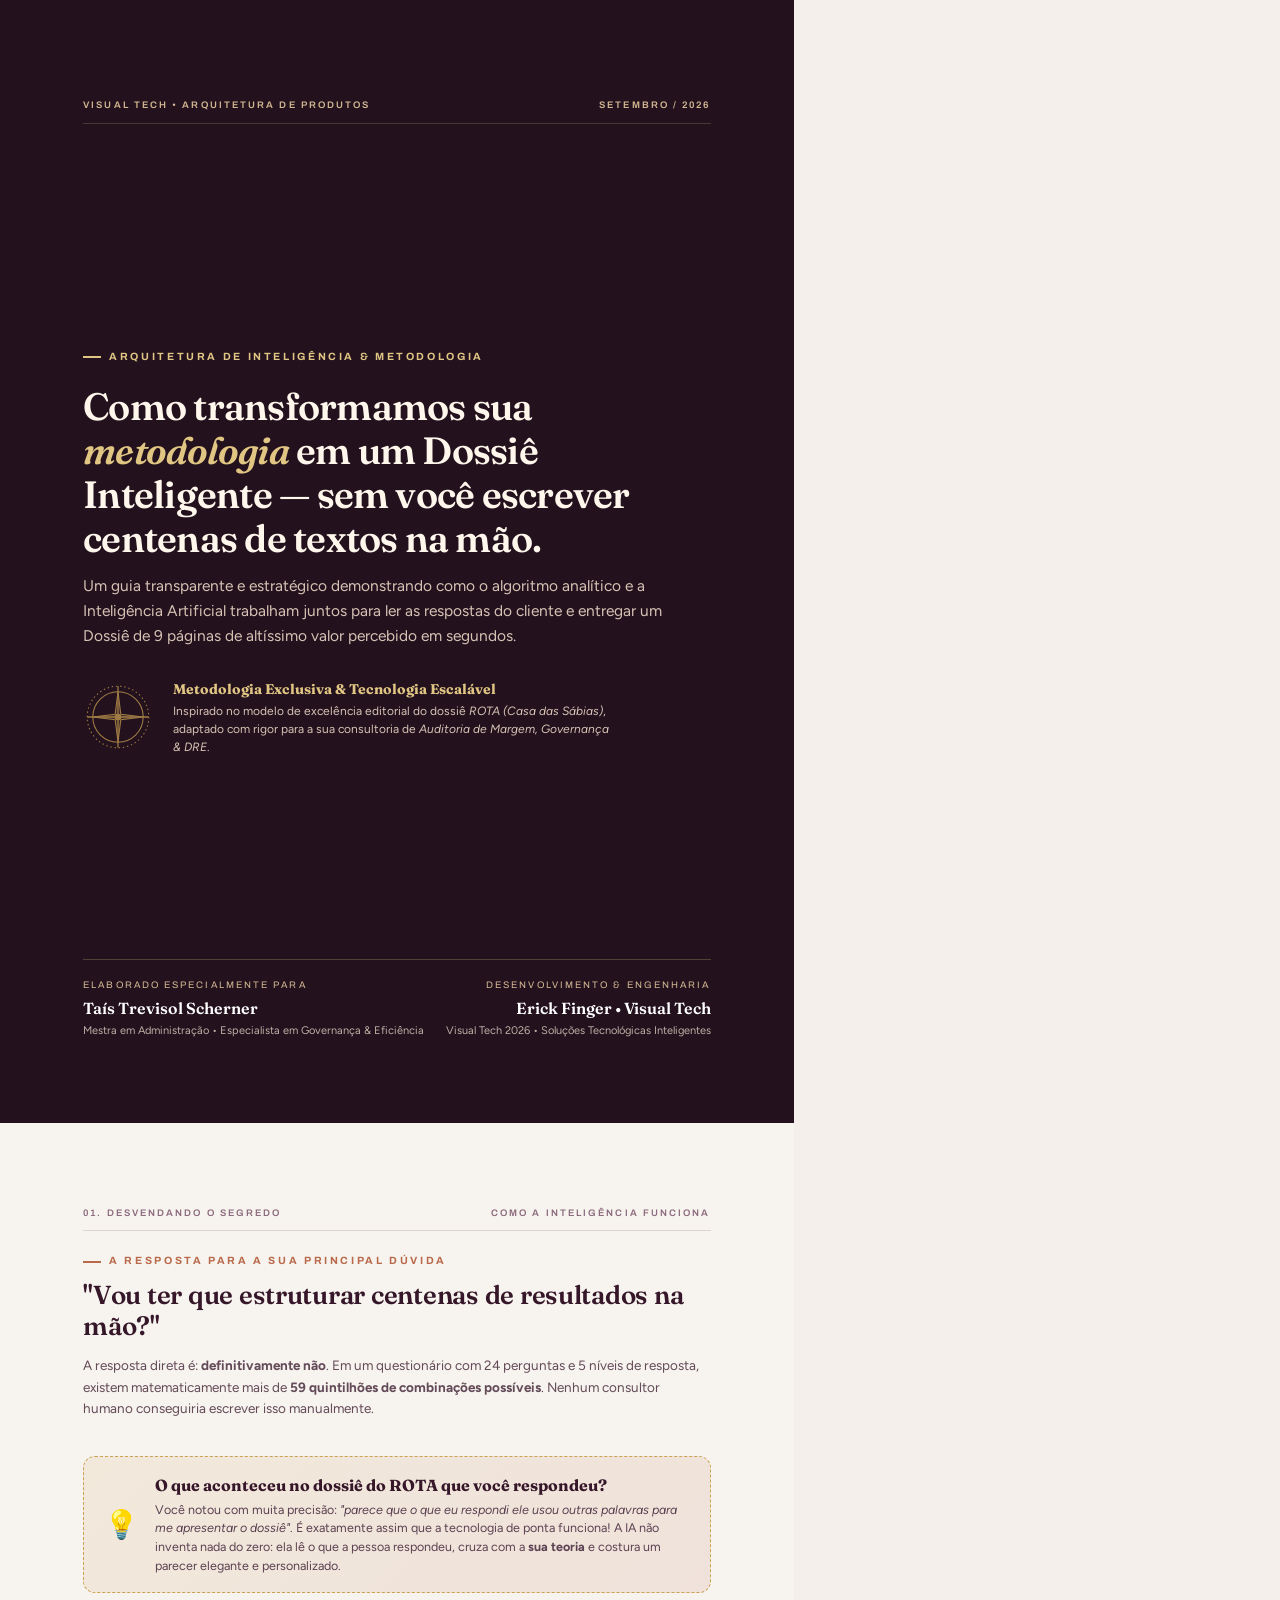
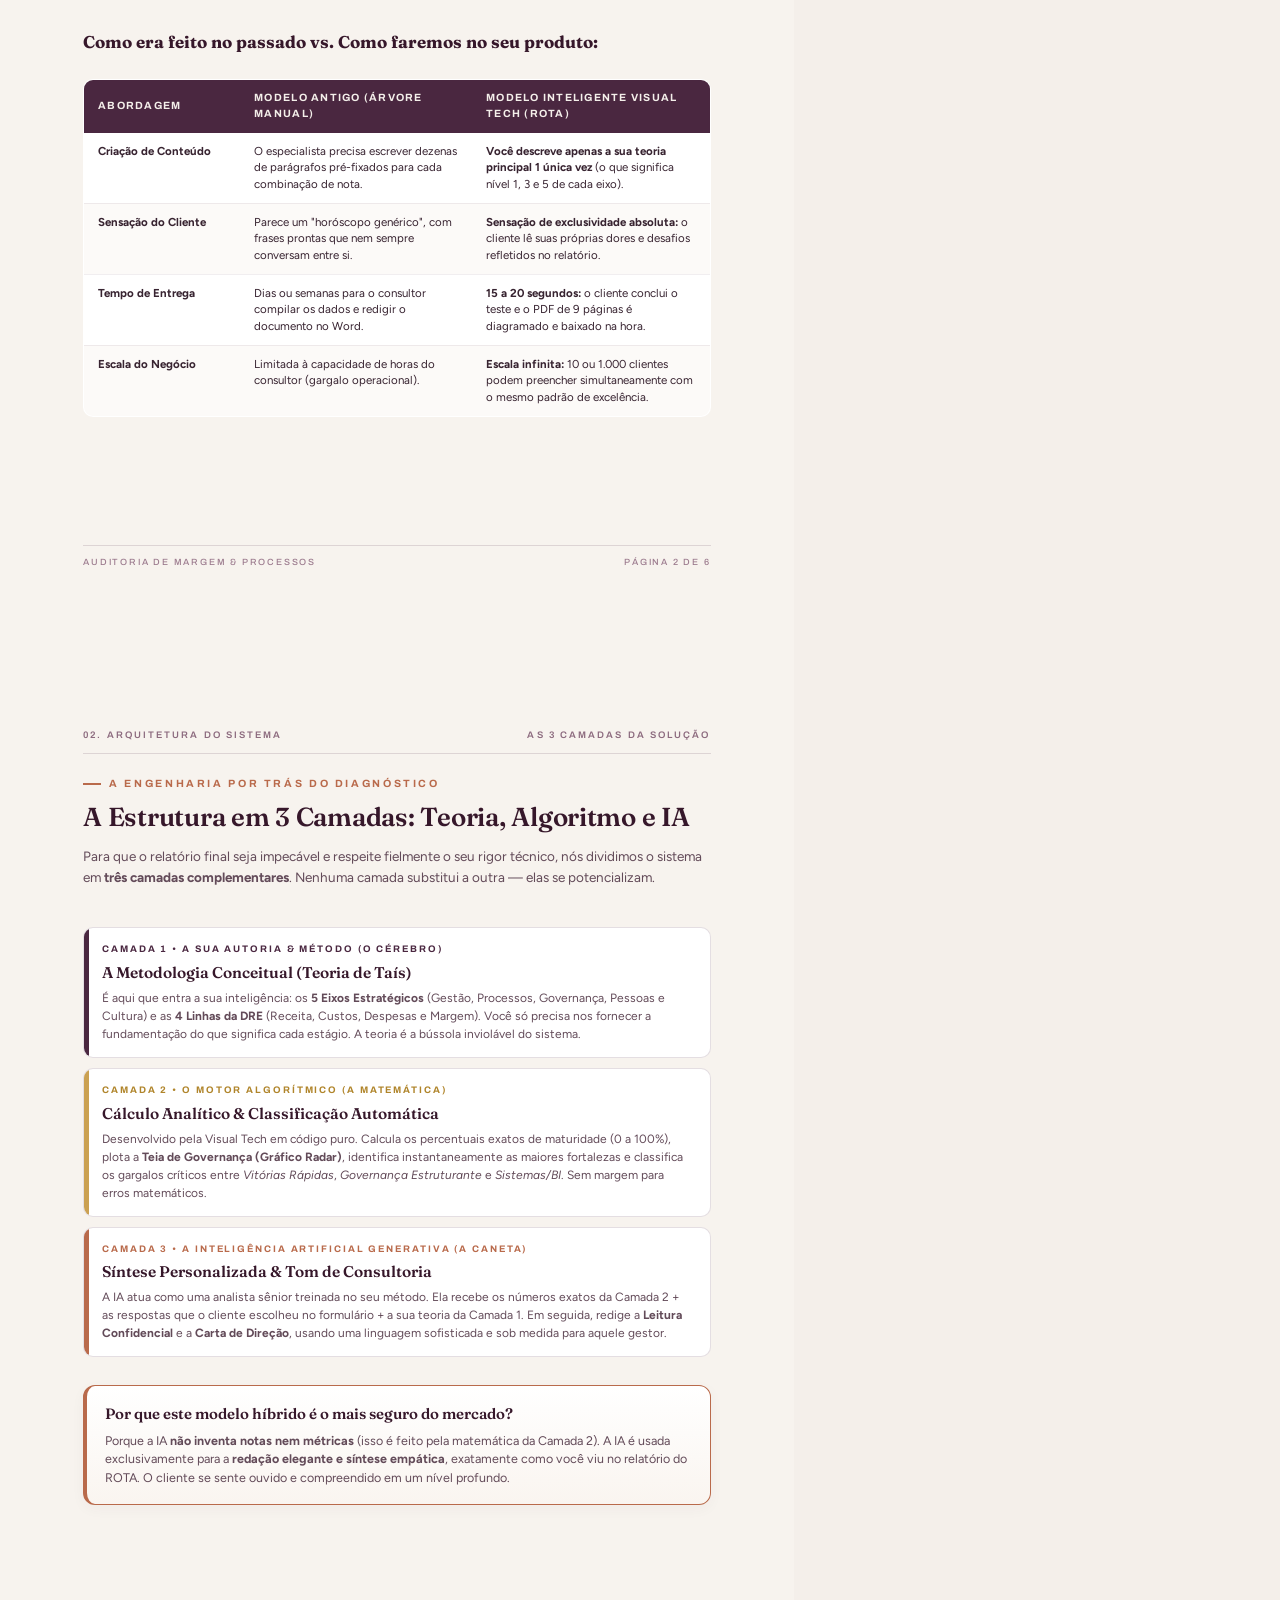
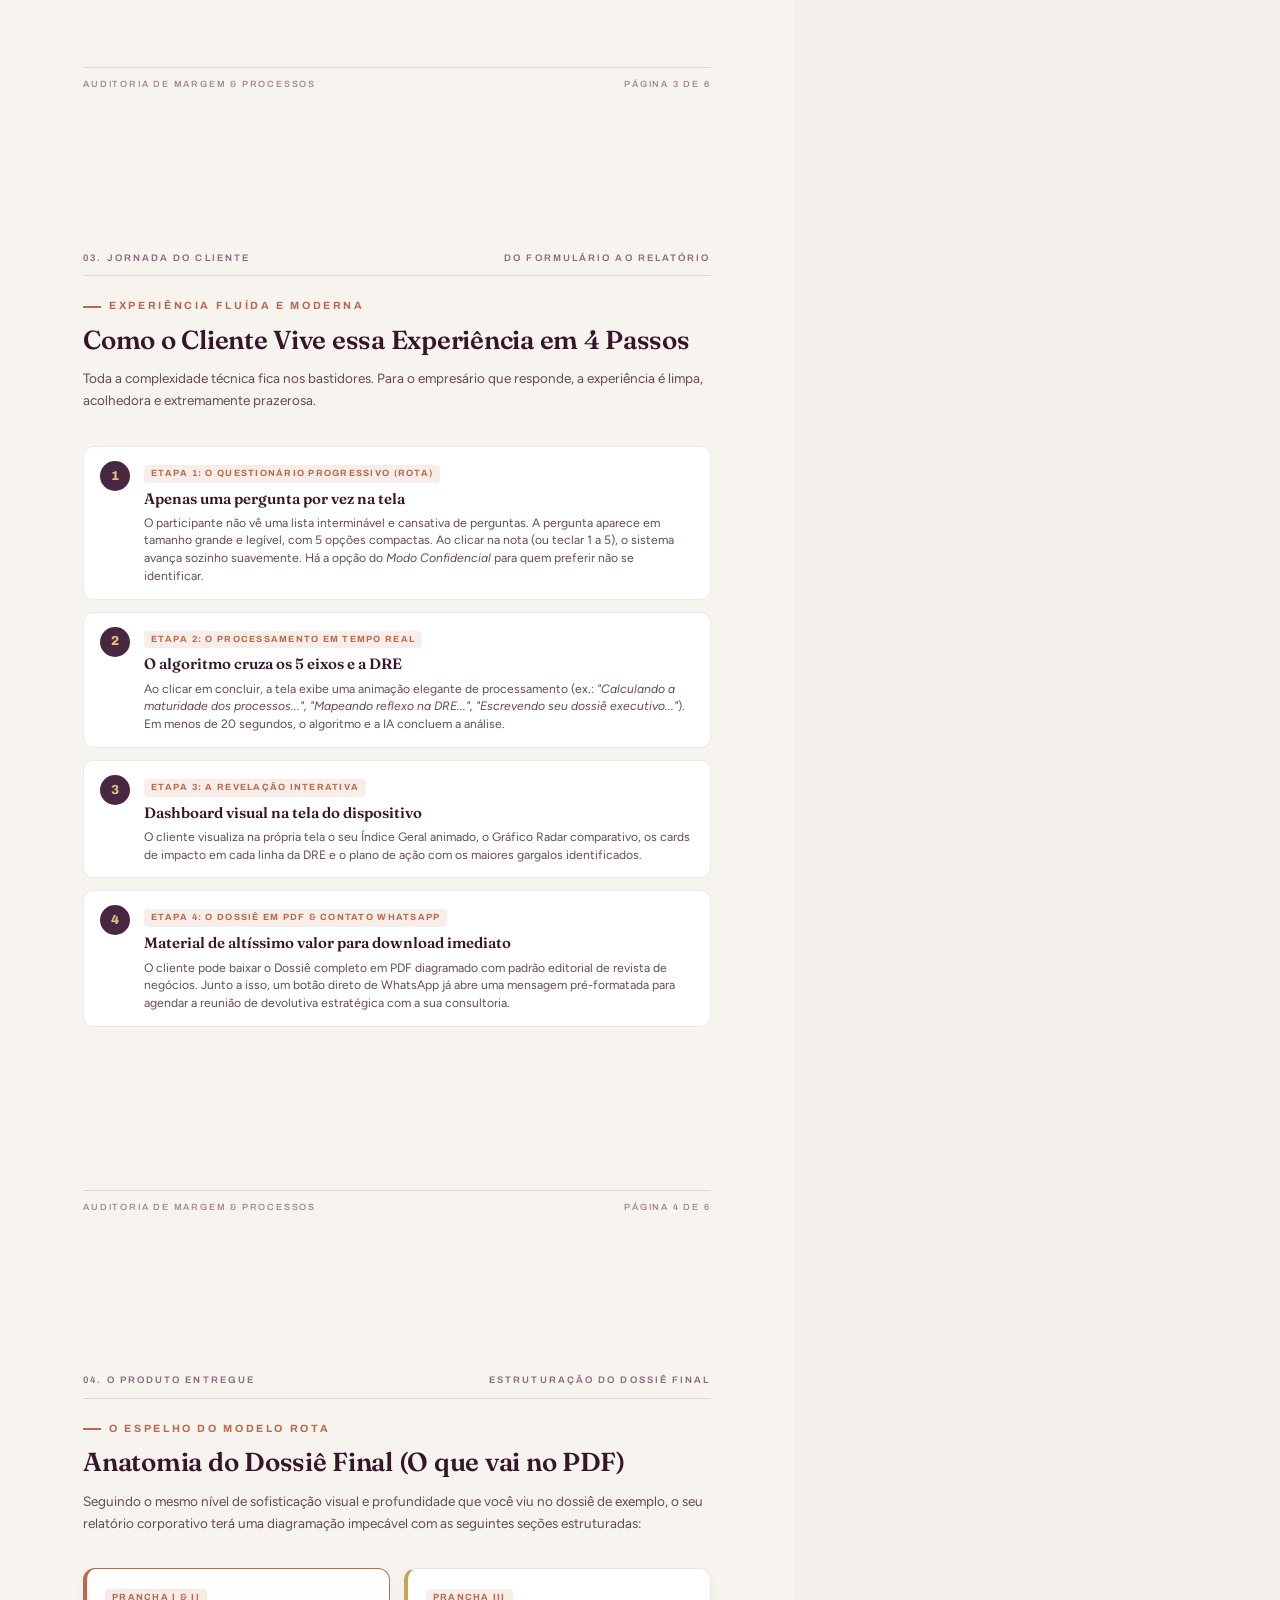
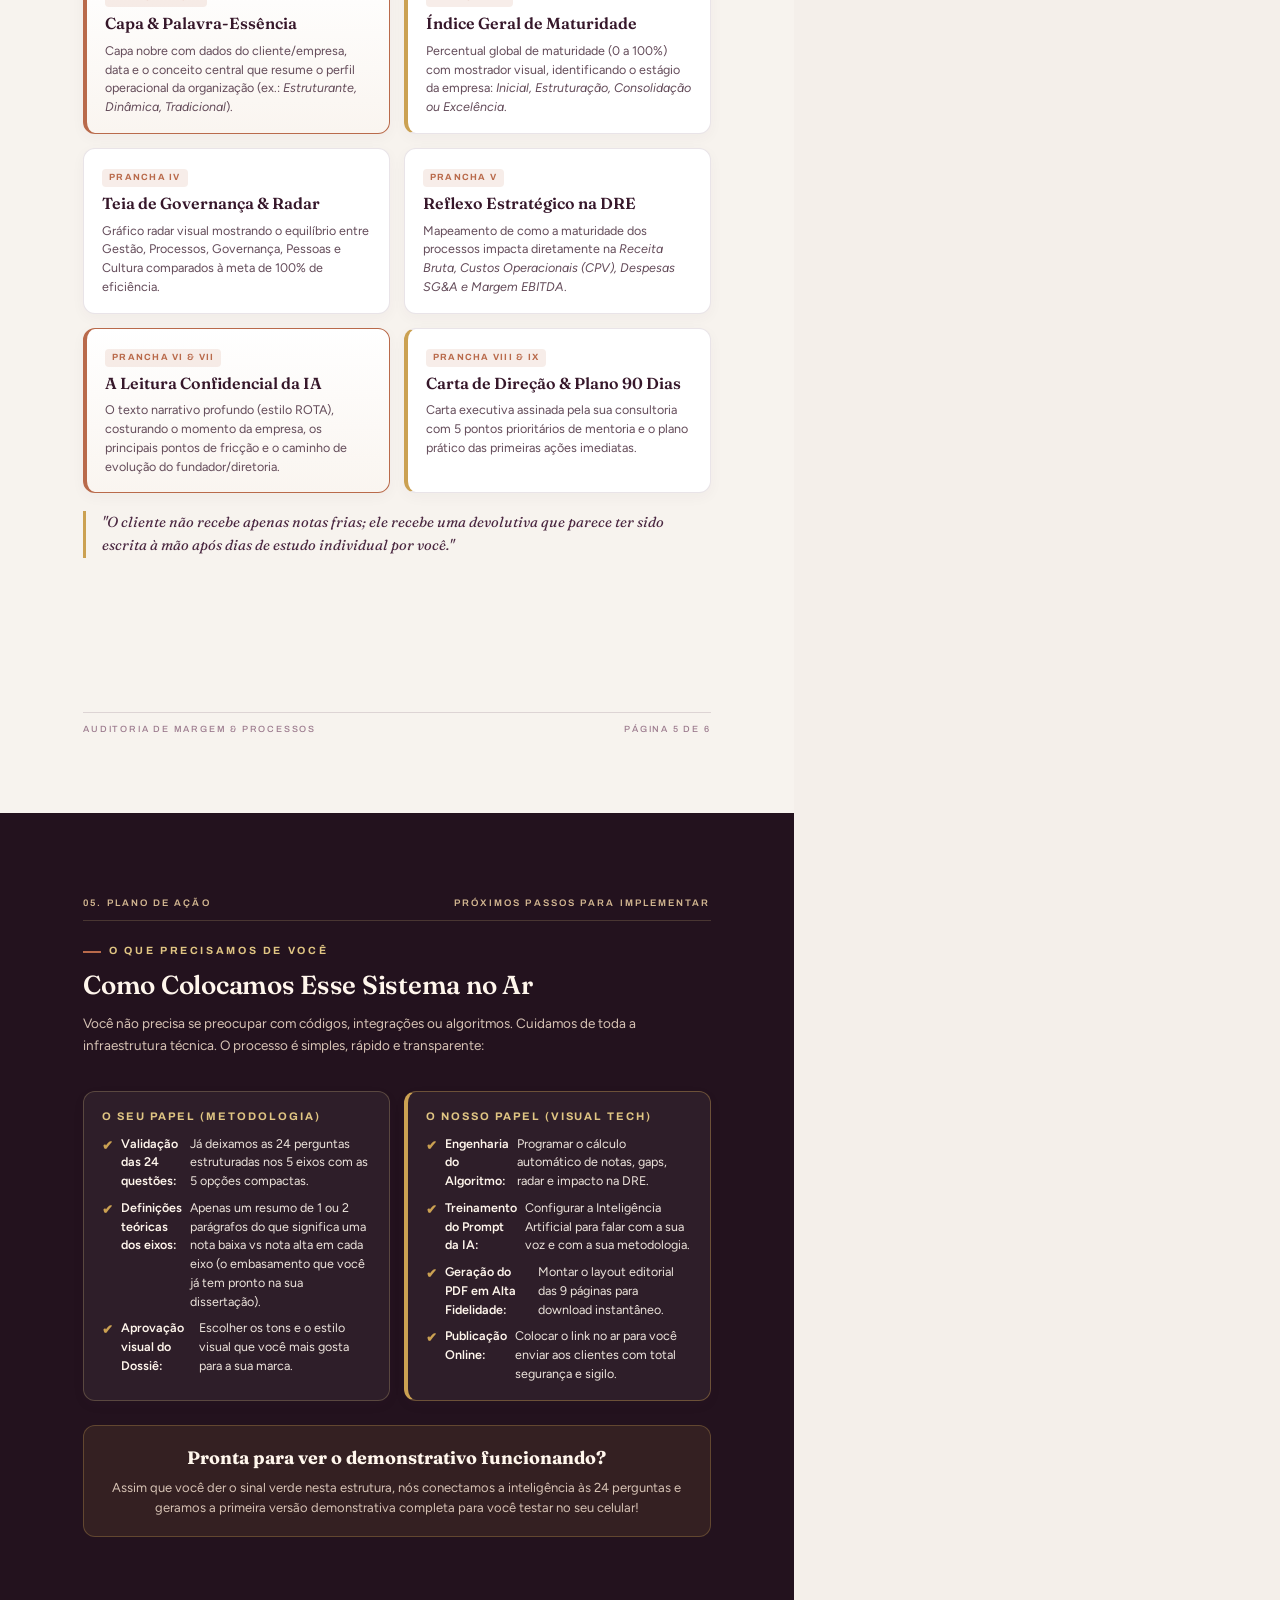
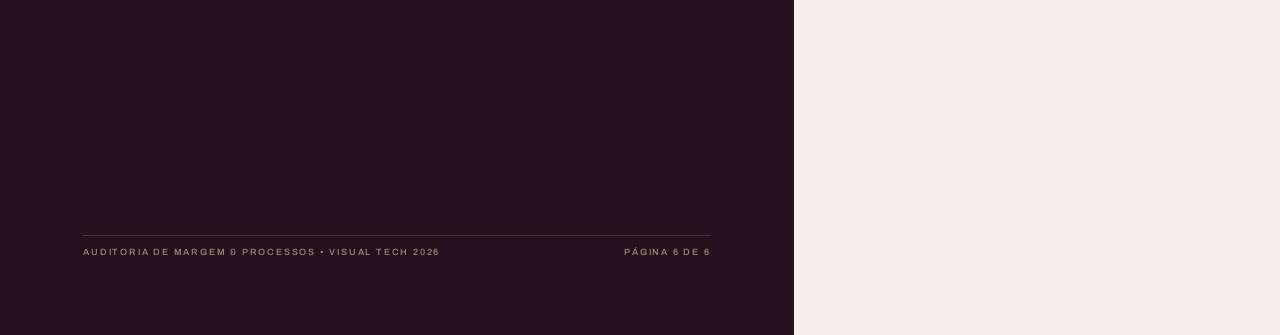
<file: explicacao_inteligencia_dossie.html>
<!DOCTYPE html>
<html lang="pt-BR">
<head>
<meta charset="UTF-8">
<title>Arquitetura de Inteligência & Metodologia • Visual Tech</title>
<link rel="preconnect" href="https://fonts.googleapis.com">
<link rel="preconnect" href="https://fonts.gstatic.com" crossorigin>
<link href="https://fonts.googleapis.com/css2?family=Fraunces:ital,opsz,wght@0,9..144,400;0,9..144,500;0,9..144,600;0,9..144,700;1,9..144,400;1,9..144,500&family=Archivo:wght@400;500;600;700;800&family=Figtree:wght@400;500;600;700&display=swap" rel="stylesheet">
<style>
  @page {
    size: A4 portrait;
    margin: 0;
  }
  * {
    box-sizing: border-box;
    margin: 0;
    padding: 0;
  }
  html, body {
    width: 210mm;
    background: #F4EFEA;
    color: #382431;
    font-family: 'Figtree', sans-serif;
    font-size: 14px;
    line-height: 1.55;
    -webkit-print-color-adjust: exact;
    print-color-adjust: exact;
  }

  .sheet {
    width: 210mm;
    height: 297mm;
    position: relative;
    page-break-after: always;
    page-break-inside: avoid;
    overflow: hidden;
    padding: 22mm 22mm 20mm;
    display: flex;
    flex-direction: column;
    background: #F7F3EE;
  }

  /* Capa especial escura */
  .sheet.cover {
    background: #23121E;
    color: #F4EFEA;
    padding: 26mm 22mm 22mm;
    justify-content: space-between;
  }

  .sheet.dark-sheet {
    background: #23121E;
    color: #F4EFEA;
  }

  /* Header & Footer padrão */
  .doc-header {
    display: flex;
    justify-content: space-between;
    align-items: center;
    border-bottom: 1px solid rgba(74, 39, 64, 0.15);
    padding-bottom: 10px;
    margin-bottom: 22px;
    font-family: 'Archivo', sans-serif;
    font-size: 9.5px;
    letter-spacing: 0.22em;
    text-transform: uppercase;
    color: #8C6A7E;
    font-weight: 600;
  }

  .dark-sheet .doc-header {
    border-bottom-color: rgba(224, 197, 131, 0.2);
    color: #D4B892;
  }

  .doc-footer {
    margin-top: auto;
    border-top: 1px solid rgba(74, 39, 64, 0.15);
    padding-top: 10px;
    display: flex;
    justify-content: space-between;
    font-family: 'Archivo', sans-serif;
    font-size: 9px;
    letter-spacing: 0.2em;
    text-transform: uppercase;
    color: #9C7B8E;
    font-weight: 500;
  }

  .dark-sheet .doc-footer {
    border-top-color: rgba(224, 197, 131, 0.2);
    color: #A68B7A;
  }

  /* Tipografia */
  .eyebrow {
    font-family: 'Archivo', sans-serif;
    font-size: 10.5px;
    letter-spacing: 0.25em;
    text-transform: uppercase;
    color: #B96A4B;
    font-weight: 700;
    margin-bottom: 10px;
    display: flex;
    align-items: center;
    gap: 8px;
  }

  .eyebrow::before {
    content: "";
    width: 18px;
    height: 2px;
    background: #B96A4B;
  }

  .cover .eyebrow {
    color: #E0C583;
  }
  .cover .eyebrow::before {
    background: #E0C583;
  }

  h1.cover-title {
    font-family: 'Fraunces', serif;
    font-weight: 600;
    font-size: 38px;
    line-height: 1.15;
    color: #FFF6EC;
    letter-spacing: -0.02em;
    margin: 20px 0 14px;
  }

  h1.cover-title span {
    color: #E0C583;
    font-style: italic;
  }

  .cover-sub {
    font-size: 15.5px;
    color: #D6C2B4;
    line-height: 1.6;
    max-width: 600px;
    font-weight: 400;
  }

  h2.sheet-title {
    font-family: 'Fraunces', serif;
    font-size: 26px;
    font-weight: 600;
    color: #36172A;
    line-height: 1.22;
    letter-spacing: -0.01em;
    margin-bottom: 12px;
  }

  .dark-sheet h2.sheet-title {
    color: #FFF6EC;
  }

  .sheet-lead {
    font-size: 13.5px;
    color: #634B59;
    line-height: 1.6;
    margin-bottom: 20px;
  }

  .dark-sheet .sheet-lead {
    color: #D6C2B4;
  }

  /* Cards e Boxes */
  .card-grid {
    display: grid;
    grid-template-columns: 1fr 1fr;
    gap: 14px;
    margin-top: 14px;
  }

  .card-grid.three-col {
    grid-template-columns: 1fr 1fr 1fr;
  }

  .app-card {
    background: #FFFFFF;
    border: 1px solid rgba(74, 39, 64, 0.12);
    border-radius: 12px;
    padding: 16px 18px;
    box-shadow: 0 4px 14px rgba(74, 39, 64, 0.04);
  }

  .app-card.highlight {
    border-color: #B96A4B;
    background: linear-gradient(180deg, #FFFFFF, #FAF5F0);
    border-left: 4px solid #B96A4B;
  }

  .app-card.gold-border {
    border-left: 4px solid #CBA152;
  }

  .app-card h3 {
    font-family: 'Fraunces', serif;
    font-size: 16px;
    font-weight: 600;
    color: #36172A;
    margin-bottom: 6px;
  }

  .app-card p {
    font-size: 12.5px;
    color: #634B59;
    line-height: 1.5;
  }

  /* Callout de Alívio / Destacado */
  .relief-callout {
    background: linear-gradient(135deg, rgba(203, 161, 82, 0.12), rgba(185, 106, 75, 0.12));
    border: 1.5px dashed #CBA152;
    border-radius: 12px;
    padding: 16px 20px;
    margin: 16px 0;
    display: flex;
    gap: 16px;
    align-items: center;
  }

  .relief-icon {
    font-size: 28px;
    color: #CBA152;
    flex-shrink: 0;
  }

  .relief-text h4 {
    font-family: 'Fraunces', serif;
    font-size: 16px;
    color: #36172A;
    font-weight: 700;
    margin-bottom: 3px;
  }

  .relief-text p {
    font-size: 12.5px;
    color: #5C4152;
    line-height: 1.5;
  }

  /* Etapas Visuais */
  .timeline-steps {
    display: flex;
    flex-direction: column;
    gap: 12px;
    margin-top: 14px;
  }

  .t-step {
    display: flex;
    gap: 14px;
    background: #FFFFFF;
    border: 1px solid rgba(74, 39, 64, 0.1);
    border-radius: 10px;
    padding: 14px 16px;
    align-items: flex-start;
  }

  .t-num {
    background: #4A2740;
    color: #E0C583;
    font-family: 'Archivo', sans-serif;
    font-weight: 800;
    font-size: 13px;
    width: 30px;
    height: 30px;
    border-radius: 50%;
    display: flex;
    align-items: center;
    justify-content: center;
    flex-shrink: 0;
  }

  .t-body h4 {
    font-family: 'Fraunces', serif;
    font-size: 15px;
    font-weight: 600;
    color: #36172A;
    margin-bottom: 4px;
  }

  .t-body p {
    font-size: 12.2px;
    color: #634B59;
    line-height: 1.45;
  }

  .t-badge {
    display: inline-block;
    font-family: 'Archivo', sans-serif;
    font-size: 9px;
    letter-spacing: 0.14em;
    text-transform: uppercase;
    background: rgba(185, 106, 75, 0.12);
    color: #B96A4B;
    font-weight: 700;
    padding: 2px 7px;
    border-radius: 4px;
    margin-bottom: 4px;
  }

  /* Tabela de Comparação */
  .compare-table {
    width: 100%;
    border-collapse: collapse;
    margin-top: 14px;
    font-size: 11.5px;
    background: #FFFFFF;
    border-radius: 10px;
    overflow: hidden;
    border: 1px solid rgba(74, 39, 64, 0.12);
  }

  .compare-table th {
    background: #4A2740;
    color: #F4EFEA;
    padding: 10px 14px;
    text-align: left;
    font-family: 'Archivo', sans-serif;
    font-size: 10.5px;
    letter-spacing: 0.12em;
    text-transform: uppercase;
    font-weight: 700;
  }

  .compare-table td {
    padding: 10px 14px;
    border-bottom: 1px solid rgba(74, 39, 64, 0.08);
    vertical-align: top;
    line-height: 1.45;
  }

  .compare-table tr:last-child td {
    border-bottom: none;
  }

  .compare-table tr:nth-child(even) {
    background: #FCFAF8;
  }

  /* Diagrama de 3 Camadas */
  .layer-diagram {
    display: flex;
    flex-direction: column;
    gap: 10px;
    margin: 18px 0;
  }

  .layer-box {
    border: 1.5px solid rgba(74, 39, 64, 0.15);
    border-radius: 10px;
    padding: 14px 18px;
    background: #FFFFFF;
    position: relative;
    overflow: hidden;
  }

  .layer-box::before {
    content: "";
    position: absolute;
    left: 0;
    top: 0;
    bottom: 0;
    width: 5px;
  }

  .layer-box.l1::before { background: #4A2740; }
  .layer-box.l2::before { background: #CBA152; }
  .layer-box.l3::before { background: #B96A4B; }

  .layer-tag {
    font-family: 'Archivo', sans-serif;
    font-size: 9.5px;
    letter-spacing: 0.2em;
    text-transform: uppercase;
    font-weight: 700;
    margin-bottom: 4px;
  }

  .layer-box.l1 .layer-tag { color: #4A2740; }
  .layer-box.l2 .layer-tag { color: #B0852B; }
  .layer-box.l3 .layer-tag { color: #B96A4B; }

  .layer-title {
    font-family: 'Fraunces', serif;
    font-size: 15.5px;
    font-weight: 600;
    color: #36172A;
    margin-bottom: 4px;
  }

  .layer-desc {
    font-size: 12px;
    color: #634B59;
    line-height: 1.5;
  }

  /* Assinatura / Rodapé da Capa */
  .cover-footer-box {
    border-top: 1px solid rgba(224, 197, 131, 0.25);
    padding-top: 18px;
    display: flex;
    justify-content: space-between;
    align-items: flex-end;
  }

  .meta-block span {
    display: block;
    font-family: 'Archivo', sans-serif;
    font-size: 9.5px;
    letter-spacing: 0.22em;
    text-transform: uppercase;
    color: #D4B892;
    margin-bottom: 3px;
  }

  .meta-block strong {
    font-family: 'Fraunces', serif;
    font-size: 16px;
    color: #FFFFFF;
    font-weight: 600;
  }

  .compass-svg {
    width: 70px;
    height: 70px;
    opacity: 0.75;
  }

  /* Box de Citação / Inspiração */
  .quote-box {
    font-family: 'Fraunces', serif;
    font-style: italic;
    font-size: 14.5px;
    line-height: 1.6;
    color: #4A2740;
    border-left: 3px solid #CBA152;
    padding-left: 16px;
    margin: 16px 0;
  }

  .check-list {
    list-style: none;
    display: flex;
    flex-direction: column;
    gap: 8px;
    margin-top: 10px;
  }

  .check-list li {
    display: flex;
    align-items: flex-start;
    gap: 8px;
    font-size: 12.5px;
    color: #4E3544;
  }

  .check-list li::before {
    content: "✔";
    color: #CBA152;
    font-weight: 800;
    font-size: 13px;
    flex-shrink: 0;
    margin-top: 1px;
  }

  .dark-sheet .check-list li {
    color: #EDE4DC;
    line-height: 1.5;
  }

  .dark-sheet .check-list li strong {
    color: #FFF6EC;
    font-weight: 600;
  }
</style>
</head>
<body>

<!-- =======================================================================
     PÁGINA 1: CAPA EDITORIAL EXECUTIVA
     ======================================================================= -->
<div class="sheet cover">
  <div class="doc-header" style="border-bottom-color: rgba(224,197,131,0.2); color: #D4B892;">
    <span>VISUAL TECH • ARQUITETURA DE PRODUTOS</span>
    <span>SETEMBRO / 2026</span>
  </div>

  <div style="margin: auto 0;">
    <div class="eyebrow">ARQUITETURA DE INTELIGÊNCIA & METODOLOGIA</div>
    <h1 class="cover-title">
      Como transformamos sua <span>metodologia</span> em um Dossiê Inteligente — sem você escrever centenas de textos na mão.
    </h1>
    <p class="cover-sub">
      Um guia transparente e estratégico demonstrando como o algoritmo analítico e a Inteligência Artificial trabalham juntos para ler as respostas do cliente e entregar um Dossiê de 9 páginas de altíssimo valor percebido em segundos.
    </p>

    <div style="margin-top: 30px; display: flex; gap: 20px; align-items: center;">
      <svg class="compass-svg" viewBox="0 0 100 100" fill="none" stroke="#CBA152" stroke-width="1.5">
        <circle cx="50" cy="50" r="44" stroke-dasharray="2 4"/>
        <circle cx="50" cy="50" r="36"/>
        <line x1="50" y1="6" x2="50" y2="94" stroke-width="1.8"/>
        <line x1="6" y1="50" x2="94" y2="50" stroke-width="1.8"/>
        <polygon points="50,14 54,46 86,50 54,54 50,86 46,54 14,50 46,46" fill="rgba(203,161,82,0.2)"/>
        <circle cx="50" cy="50" r="4" fill="#CBA152"/>
      </svg>
      <div style="font-size: 12px; color: #D6C2B4; line-height: 1.5; max-width: 440px;">
        <strong style="color: #E0C583; display: block; font-family: 'Fraunces', serif; font-size: 14px; margin-bottom: 2px;">
          Metodologia Exclusiva & Tecnologia Escalável
        </strong>
        Inspirado no modelo de excelência editorial do dossiê <em>ROTA (Casa das Sábias)</em>, adaptado com rigor para a sua consultoria de <em>Auditoria de Margem, Governança & DRE</em>.
      </div>
    </div>
  </div>

  <div class="cover-footer-box">
    <div class="meta-block">
      <span>Elaborado especialmente para</span>
      <strong>Taís Trevisol Scherner</strong>
      <div style="font-size: 11px; color: #BFAEA4; margin-top: 2px;">Mestra em Administração • Especialista em Governança & Eficiência</div>
    </div>
    <div class="meta-block" style="text-align: right;">
      <span>Desenvolvimento & Engenharia</span>
      <strong>Erick Finger • Visual Tech</strong>
      <div style="font-size: 11px; color: #BFAEA4; margin-top: 2px;">Visual Tech 2026 • Soluções Tecnológicas Inteligentes</div>
    </div>
  </div>
</div>

<!-- =======================================================================
     PÁGINA 2: O FIM DO TRABALHO MANUAL & O SEGREDO DO ROTA
     ======================================================================= -->
<div class="sheet">
  <div class="doc-header">
    <span>01. DESVENDANDO O SEGREDO</span>
    <span>COMO A INTELIGÊNCIA FUNCIONA</span>
  </div>

  <div class="eyebrow">A RESPOSTA PARA A SUA PRINCIPAL DÚVIDA</div>
  <h2 class="sheet-title">"Vou ter que estruturar centenas de resultados na mão?"</h2>
  <p class="sheet-lead">
    A resposta direta é: <strong>definitivamente não</strong>. Em um questionário com 24 perguntas e 5 níveis de resposta, existem matematicamente mais de <strong>59 quintilhões de combinações possíveis</strong>. Nenhum consultor humano conseguiria escrever isso manualmente.
  </p>

  <div class="relief-callout">
    <div class="relief-icon">💡</div>
    <div class="relief-text">
      <h4>O que aconteceu no dossiê do ROTA que você respondeu?</h4>
      <p>
        Você notou com muita precisão: <em>"parece que o que eu respondi ele usou outras palavras para me apresentar o dossiê"</em>. É exatamente assim que a tecnologia de ponta funciona! A IA não inventa nada do zero: ela lê o que a pessoa respondeu, cruza com a <strong>sua teoria</strong> e costura um parecer elegante e personalizado.
      </p>
    </div>
  </div>

  <h3 style="font-family: 'Fraunces', serif; font-size: 17px; color: #36172A; margin: 20px 0 10px;">
    Como era feito no passado vs. Como faremos no seu produto:
  </h3>

  <table class="compare-table">
    <thead>
      <tr>
        <th style="width: 25%;">Abordagem</th>
        <th style="width: 37%;">Modelo Antigo (Árvore Manual)</th>
        <th style="width: 38%;">Modelo Inteligente Visual Tech (ROTA)</th>
      </tr>
    </thead>
    <tbody>
      <tr>
        <td><strong>Criação de Conteúdo</strong></td>
        <td>O especialista precisa escrever dezenas de parágrafos pré-fixados para cada combinação de nota.</td>
        <td><strong>Você descreve apenas a sua teoria principal 1 única vez</strong> (o que significa nível 1, 3 e 5 de cada eixo).</td>
      </tr>
      <tr>
        <td><strong>Sensação do Cliente</strong></td>
        <td>Parece um "horóscopo genérico", com frases prontas que nem sempre conversam entre si.</td>
        <td><strong>Sensação de exclusividade absoluta:</strong> o cliente lê suas próprias dores e desafios refletidos no relatório.</td>
      </tr>
      <tr>
        <td><strong>Tempo de Entrega</strong></td>
        <td>Dias ou semanas para o consultor compilar os dados e redigir o documento no Word.</td>
        <td><strong>15 a 20 segundos:</strong> o cliente conclui o teste e o PDF de 9 páginas é diagramado e baixado na hora.</td>
      </tr>
      <tr>
        <td><strong>Escala do Negócio</strong></td>
        <td>Limitada à capacidade de horas do consultor (gargalo operacional).</td>
        <td><strong>Escala infinita:</strong> 10 ou 1.000 clientes podem preencher simultaneamente com o mesmo padrão de excelência.</td>
      </tr>
    </tbody>
  </table>

  <div class="doc-footer">
    <span>AUDITORIA DE MARGEM & PROCESSOS</span>
    <span>PÁGINA 2 DE 6</span>
  </div>
</div>

<!-- =======================================================================
     PÁGINA 3: A ARQUITETURA EM 3 CAMADAS
     ======================================================================= -->
<div class="sheet">
  <div class="doc-header">
    <span>02. ARQUITETURA DO SISTEMA</span>
    <span>AS 3 CAMADAS DA SOLUÇÃO</span>
  </div>

  <div class="eyebrow">A ENGENHARIA POR TRÁS DO DIAGNÓSTICO</div>
  <h2 class="sheet-title">A Estrutura em 3 Camadas: Teoria, Algoritmo e IA</h2>
  <p class="sheet-lead">
    Para que o relatório final seja impecável e respeite fielmente o seu rigor técnico, nós dividimos o sistema em <strong>três camadas complementares</strong>. Nenhuma camada substitui a outra — elas se potencializam.
  </p>

  <div class="layer-diagram">
    <div class="layer-box l1">
      <div class="layer-tag">CAMADA 1 • A SUA AUTORIA & MÉTODO (O CÉREBRO)</div>
      <div class="layer-title">A Metodologia Conceitual (Teoria de Taís)</div>
      <div class="layer-desc">
        É aqui que entra a sua inteligência: os <strong>5 Eixos Estratégicos</strong> (Gestão, Processos, Governança, Pessoas e Cultura) e as <strong>4 Linhas da DRE</strong> (Receita, Custos, Despesas e Margem). Você só precisa nos fornecer a fundamentação do que significa cada estágio. A teoria é a bússola inviolável do sistema.
      </div>
    </div>

    <div class="layer-box l2">
      <div class="layer-tag">CAMADA 2 • O MOTOR ALGORÍTMICO (A MATEMÁTICA)</div>
      <div class="layer-title">Cálculo Analítico & Classificação Automática</div>
      <div class="layer-desc">
        Desenvolvido pela Visual Tech em código puro. Calcula os percentuais exatos de maturidade (0 a 100%), plota a <strong>Teia de Governança (Gráfico Radar)</strong>, identifica instantaneamente as maiores fortalezas e classifica os gargalos críticos entre <em>Vitórias Rápidas</em>, <em>Governança Estruturante</em> e <em>Sistemas/BI</em>. Sem margem para erros matemáticos.
      </div>
    </div>

    <div class="layer-box l3">
      <div class="layer-tag">CAMADA 3 • A INTELIGÊNCIA ARTIFICIAL GENERATIVA (A CANETA)</div>
      <div class="layer-title">Síntese Personalizada & Tom de Consultoria</div>
      <div class="layer-desc">
        A IA atua como uma analista sênior treinada no seu método. Ela recebe os números exatos da Camada 2 + as respostas que o cliente escolheu no formulário + a sua teoria da Camada 1. Em seguida, redige a <strong>Leitura Confidencial</strong> e a <strong>Carta de Direção</strong>, usando uma linguagem sofisticada e sob medida para aquele gestor.
      </div>
    </div>
  </div>

  <div class="app-card highlight" style="margin-top: 10px;">
    <h3 style="font-size: 15px;">Por que este modelo híbrido é o mais seguro do mercado?</h3>
    <p>
      Porque a IA <strong>não inventa notas nem métricas</strong> (isso é feito pela matemática da Camada 2). A IA é usada exclusivamente para a <strong>redação elegante e síntese empática</strong>, exatamente como você viu no relatório do ROTA. O cliente se sente ouvido e compreendido em um nível profundo.
    </p>
  </div>

  <div class="doc-footer">
    <span>AUDITORIA DE MARGEM & PROCESSOS</span>
    <span>PÁGINA 3 DE 6</span>
  </div>
</div>

<!-- =======================================================================
     PÁGINA 4: O FLUXO DA EXPERIÊNCIA DO CLIENTE
     ======================================================================= -->
<div class="sheet">
  <div class="doc-header">
    <span>03. JORNADA DO CLIENTE</span>
    <span>DO FORMULÁRIO AO RELATÓRIO</span>
  </div>

  <div class="eyebrow">EXPERIÊNCIA FLUÍDA E MODERNA</div>
  <h2 class="sheet-title">Como o Cliente Vive essa Experiência em 4 Passos</h2>
  <p class="sheet-lead">
    Toda a complexidade técnica fica nos bastidores. Para o empresário que responde, a experiência é limpa, acolhedora e extremamente prazerosa.
  </p>

  <div class="timeline-steps">
    <div class="t-step">
      <div class="t-num">1</div>
      <div class="t-body">
        <span class="t-badge">ETAPA 1: O QUESTIONÁRIO PROGRESSIVO (ROTA)</span>
        <h4>Apenas uma pergunta por vez na tela</h4>
        <p>
          O participante não vê uma lista interminável e cansativa de perguntas. A pergunta aparece em tamanho grande e legível, com 5 opções compactas. Ao clicar na nota (ou teclar 1 a 5), o sistema avança sozinho suavemente. Há a opção do <em>Modo Confidencial</em> para quem preferir não se identificar.
        </p>
      </div>
    </div>

    <div class="t-step">
      <div class="t-num">2</div>
      <div class="t-body">
        <span class="t-badge">ETAPA 2: O PROCESSAMENTO EM TEMPO REAL</span>
        <h4>O algoritmo cruza os 5 eixos e a DRE</h4>
        <p>
          Ao clicar em concluir, a tela exibe uma animação elegante de processamento (ex.: <em>"Calculando a maturidade dos processos...", "Mapeando reflexo na DRE...", "Escrevendo seu dossiê executivo..."</em>). Em menos de 20 segundos, o algoritmo e a IA concluem a análise.
        </p>
      </div>
    </div>

    <div class="t-step">
      <div class="t-num">3</div>
      <div class="t-body">
        <span class="t-badge">ETAPA 3: A REVELAÇÃO INTERATIVA</span>
        <h4>Dashboard visual na tela do dispositivo</h4>
        <p>
          O cliente visualiza na própria tela o seu Índice Geral animado, o Gráfico Radar comparativo, os cards de impacto em cada linha da DRE e o plano de ação com os maiores gargalos identificados.
        </p>
      </div>
    </div>

    <div class="t-step">
      <div class="t-num">4</div>
      <div class="t-body">
        <span class="t-badge">ETAPA 4: O DOSSIÊ EM PDF & CONTATO WHATSAPP</span>
        <h4>Material de altíssimo valor para download imediato</h4>
        <p>
          O cliente pode baixar o Dossiê completo em PDF diagramado com padrão editorial de revista de negócios. Junto a isso, um botão direto de WhatsApp já abre uma mensagem pré-formatada para agendar a reunião de devolutiva estratégica com a sua consultoria.
        </p>
      </div>
    </div>
  </div>

  <div class="doc-footer">
    <span>AUDITORIA DE MARGEM & PROCESSOS</span>
    <span>PÁGINA 4 DE 6</span>
  </div>
</div>

<!-- =======================================================================
     PÁGINA 5: ANATOMIA DO DOSSIÊ EXECUTIVO
     ======================================================================= -->
<div class="sheet">
  <div class="doc-header">
    <span>04. O PRODUTO ENTREGUE</span>
    <span>ESTRUTURAÇÃO DO DOSSIÊ FINAL</span>
  </div>

  <div class="eyebrow">O ESPELHO DO MODELO ROTA</div>
  <h2 class="sheet-title">Anatomia do Dossiê Final (O que vai no PDF)</h2>
  <p class="sheet-lead">
    Seguindo o mesmo nível de sofisticação visual e profundidade que você viu no dossiê de exemplo, o seu relatório corporativo terá uma diagramação impecável com as seguintes seções estruturadas:
  </p>

  <div class="card-grid">
    <div class="app-card highlight">
      <div class="t-badge">PRANCHA I & II</div>
      <h3>Capa & Palavra-Essência</h3>
      <p>Capa nobre com dados do cliente/empresa, data e o conceito central que resume o perfil operacional da organização (ex.: <em>Estruturante, Dinâmica, Tradicional</em>).</p>
    </div>

    <div class="app-card gold-border">
      <div class="t-badge">PRANCHA III</div>
      <h3>Índice Geral de Maturidade</h3>
      <p>Percentual global de maturidade (0 a 100%) com mostrador visual, identificando o estágio da empresa: <em>Inicial, Estruturação, Consolidação ou Excelência</em>.</p>
    </div>

    <div class="app-card">
      <div class="t-badge">PRANCHA IV</div>
      <h3>Teia de Governança & Radar</h3>
      <p>Gráfico radar visual mostrando o equilíbrio entre Gestão, Processos, Governança, Pessoas e Cultura comparados à meta de 100% de eficiência.</p>
    </div>

    <div class="app-card">
      <div class="t-badge">PRANCHA V</div>
      <h3>Reflexo Estratégico na DRE</h3>
      <p>Mapeamento de como a maturidade dos processos impacta diretamente na <em>Receita Bruta, Custos Operacionais (CPV), Despesas SG&A e Margem EBITDA</em>.</p>
    </div>

    <div class="app-card highlight">
      <div class="t-badge">PRANCHA VI & VII</div>
      <h3>A Leitura Confidencial da IA</h3>
      <p>O texto narrativo profundo (estilo ROTA), costurando o momento da empresa, os principais pontos de fricção e o caminho de evolução do fundador/diretoria.</p>
    </div>

    <div class="app-card gold-border">
      <div class="t-badge">PRANCHA VIII & IX</div>
      <h3>Carta de Direção & Plano 90 Dias</h3>
      <p>Carta executiva assinada pela sua consultoria com 5 pontos prioritários de mentoria e o plano prático das primeiras ações imediatas.</p>
    </div>
  </div>

  <div class="quote-box" style="margin-top: 18px;">
    "O cliente não recebe apenas notas frias; ele recebe uma devolutiva que parece ter sido escrita à mão após dias de estudo individual por você."
  </div>

  <div class="doc-footer">
    <span>AUDITORIA DE MARGEM & PROCESSOS</span>
    <span>PÁGINA 5 DE 6</span>
  </div>
</div>

<!-- =======================================================================
     PÁGINA 6: PRÓXIMOS PASSOS E VALIDAÇÃO
     ======================================================================= -->
<div class="sheet dark-sheet">
  <div class="doc-header">
    <span>05. PLANO DE AÇÃO</span>
    <span>PRÓXIMOS PASSOS PARA IMPLEMENTAR</span>
  </div>

  <div class="eyebrow" style="color: #E0C583;">O QUE PRECISAMOS DE VOCÊ</div>
  <h2 class="sheet-title">Como Colocamos Esse Sistema no Ar</h2>
  <p class="sheet-lead" style="color: #D6C2B4;">
    Você não precisa se preocupar com códigos, integrações ou algoritmos. Cuidamos de toda a infraestrutura técnica. O processo é simples, rápido e transparente:
  </p>

  <div class="card-grid" style="margin-top: 14px;">
    <div class="app-card" style="background: rgba(255,255,255,0.05); border-color: rgba(224,197,131,0.25);">
      <div style="font-family: 'Archivo', sans-serif; font-size: 11px; letter-spacing: 0.18em; color: #E0C583; font-weight: 700; margin-bottom: 6px;">
        O SEU PAPEL (METODOLOGIA)
      </div>
      <ul class="check-list" style="color: #F4EFEA;">
        <li><strong>Validação das 24 questões:</strong> Já deixamos as 24 perguntas estruturadas nos 5 eixos com as 5 opções compactas.</li>
        <li><strong>Definições teóricas dos eixos:</strong> Apenas um resumo de 1 ou 2 parágrafos do que significa uma nota baixa vs nota alta em cada eixo (o embasamento que você já tem pronto na sua dissertação).</li>
        <li><strong>Aprovação visual do Dossiê:</strong> Escolher os tons e o estilo visual que você mais gosta para a sua marca.</li>
      </ul>
    </div>

    <div class="app-card" style="background: rgba(255,255,255,0.05); border-color: rgba(203,161,82,0.4); border-left: 4px solid #CBA152;">
      <div style="font-family: 'Archivo', sans-serif; font-size: 11px; letter-spacing: 0.18em; color: #E0C583; font-weight: 700; margin-bottom: 6px;">
        O NOSSO PAPEL (VISUAL TECH)
      </div>
      <ul class="check-list" style="color: #F4EFEA;">
        <li><strong>Engenharia do Algoritmo:</strong> Programar o cálculo automático de notas, gaps, radar e impacto na DRE.</li>
        <li><strong>Treinamento do Prompt da IA:</strong> Configurar a Inteligência Artificial para falar com a sua voz e com a sua metodologia.</li>
        <li><strong>Geração do PDF em Alta Fidelidade:</strong> Montar o layout editorial das 9 páginas para download instantâneo.</li>
        <li><strong>Publicação Online:</strong> Colocar o link no ar para você enviar aos clientes com total segurança e sigilo.</li>
      </ul>
    </div>
  </div>

  <div style="margin-top: 24px; padding: 18px 22px; background: rgba(203,161,82,0.1); border-radius: 12px; border: 1px solid rgba(203,161,82,0.3); text-align: center;">
    <h3 style="font-family: 'Fraunces', serif; font-size: 18px; color: #FFF6EC; margin-bottom: 6px;">
      Pronta para ver o demonstrativo funcionando?
    </h3>
    <p style="font-size: 13px; color: #D6C2B4; max-width: 580px; margin: 0 auto; line-height: 1.55;">
      Assim que você der o sinal verde nesta estrutura, nós conectamos a inteligência às 24 perguntas e geramos a primeira versão demonstrativa completa para você testar no seu celular!
    </p>
  </div>

  <div class="doc-footer">
    <span>AUDITORIA DE MARGEM & PROCESSOS • VISUAL TECH 2026</span>
    <span>PÁGINA 6 DE 6</span>
  </div>
</div>

</body>
</html>
</file>
